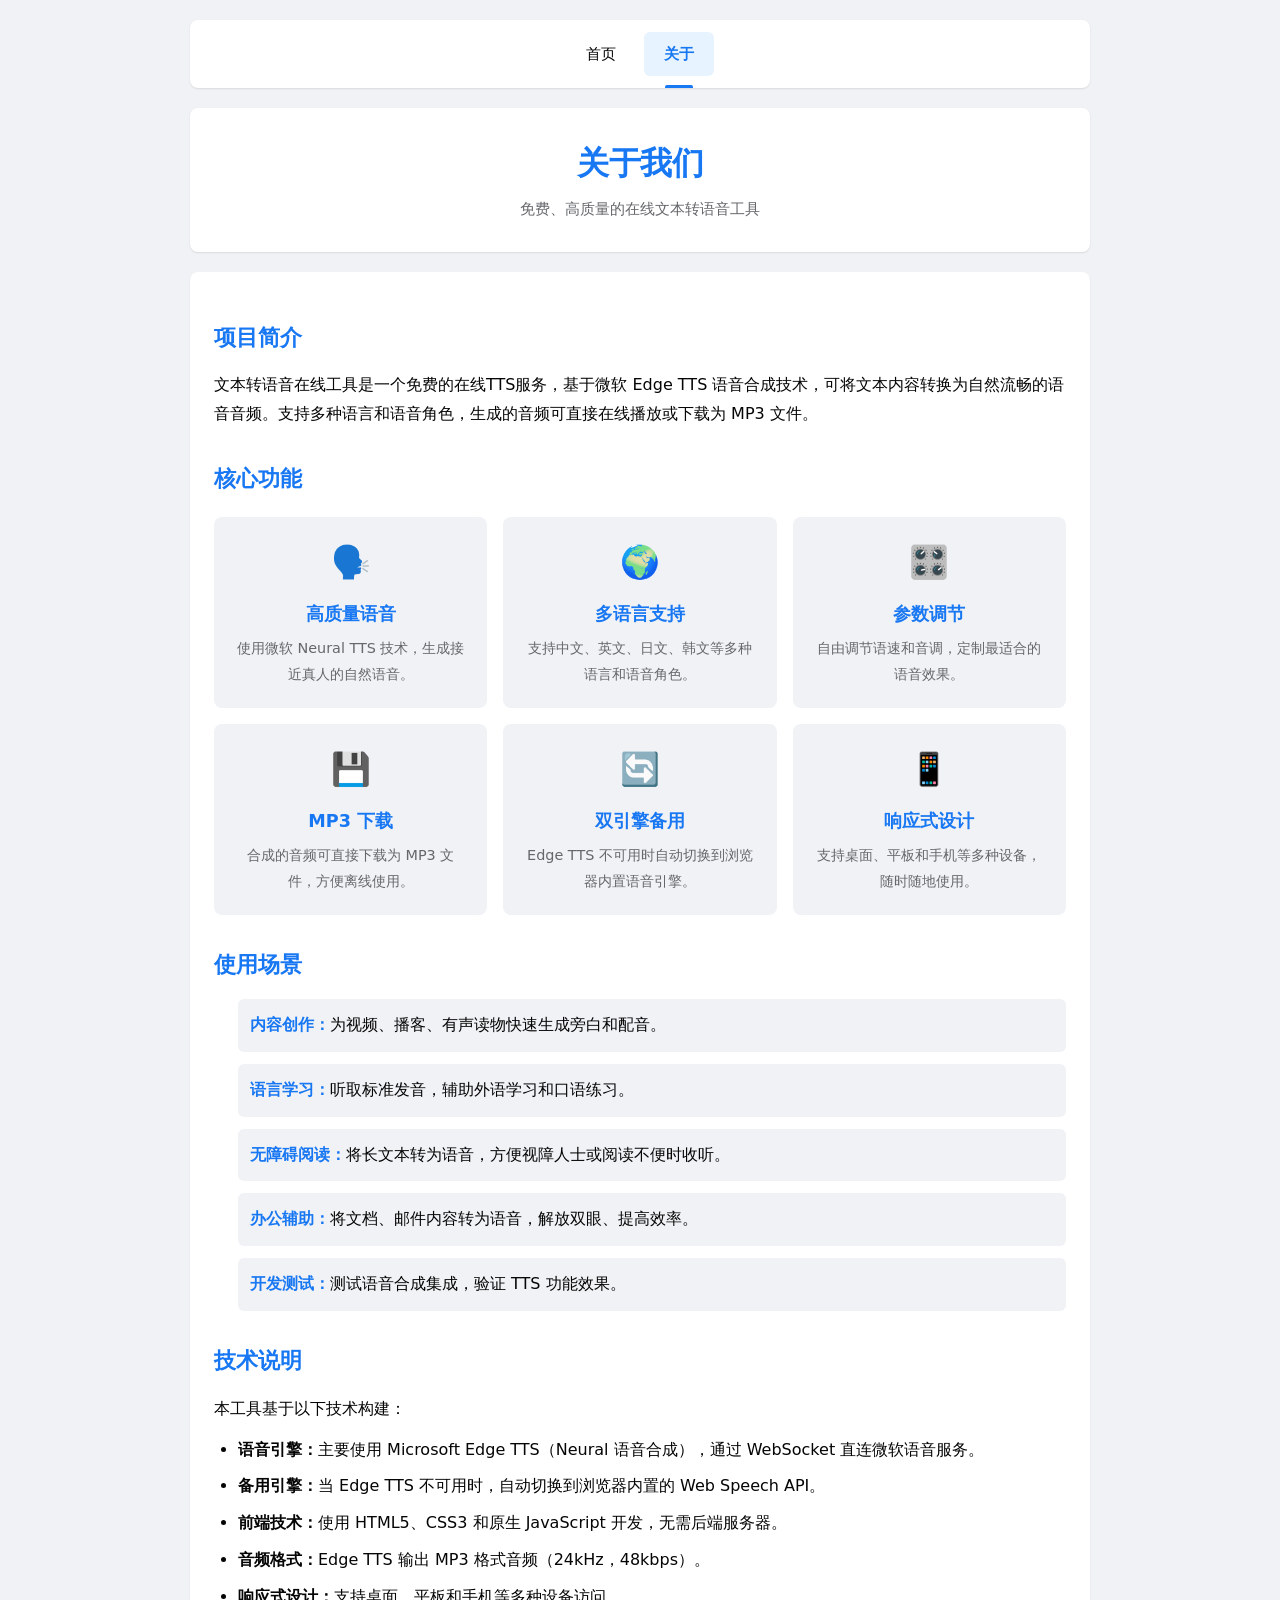
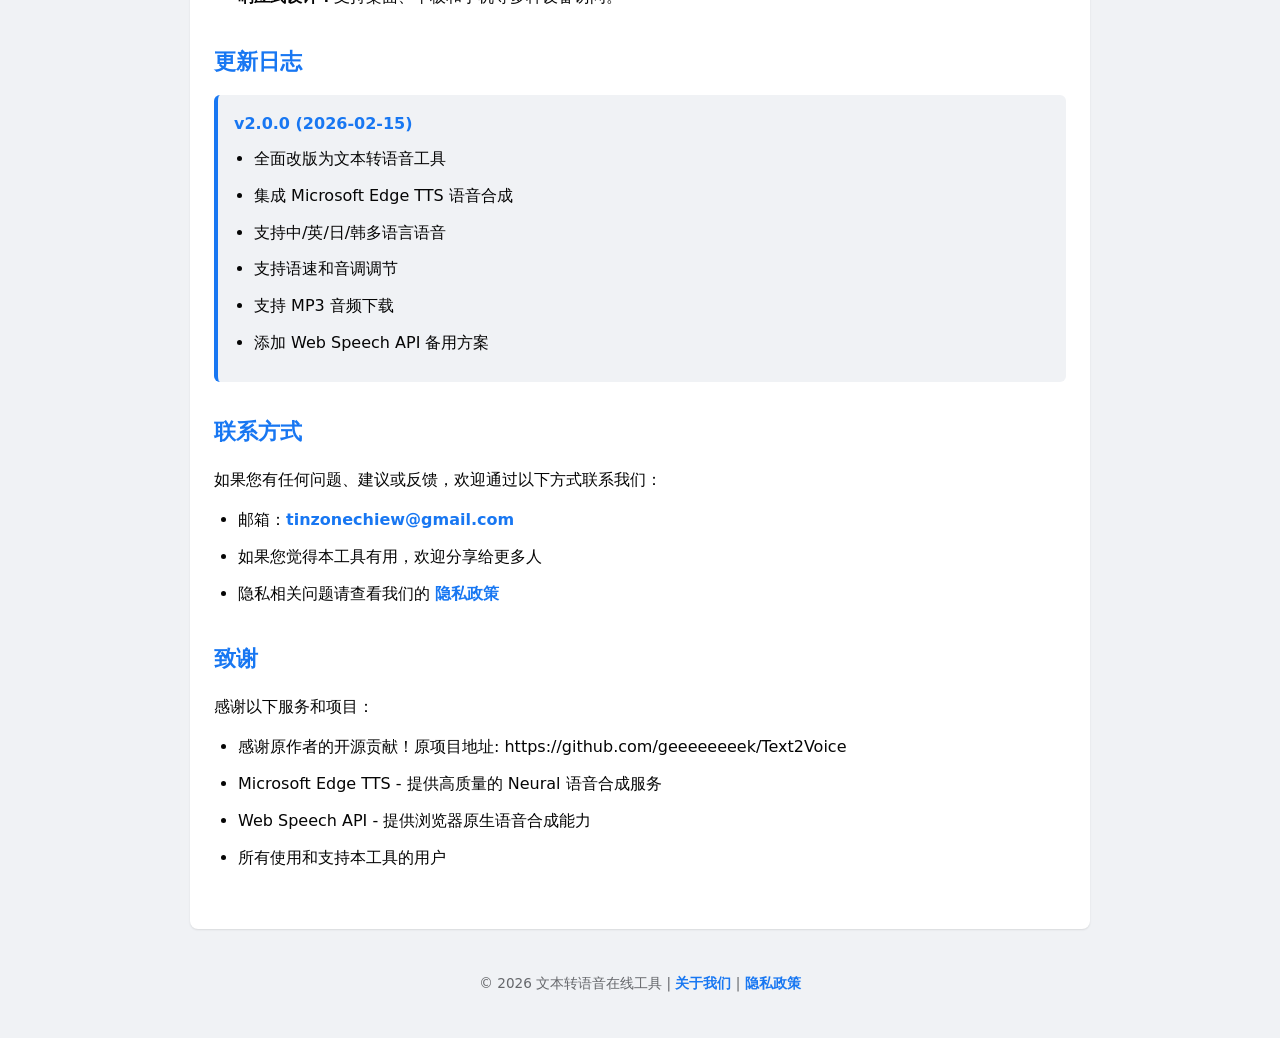
<file: web/about.html>
<!DOCTYPE html>
<html lang="zh-CN">
<head>
    <meta charset="UTF-8">
    <meta name="viewport" content="width=device-width, initial-scale=1.0">
    <title>关于我们 - 文本转语音在线工具 - AI语音生成器</title>
    <meta name="description" content="了解文本转语音在线工具，一个免费、高质量的TTS语音合成服务。">
    <link rel="icon" type="image/png" href="/images/logo.png">
    <link rel="stylesheet" href="css/style.css">
</head>
<body>
    <div class="container">
        <nav class="top-nav">
            <ul>
                <li><a href="/">首页</a></li>
                <li><a href="about.html" class="active">关于</a></li>
            </ul>
        </nav>

        <header>
            <h1>关于我们</h1>
            <p class="subtitle">免费、高质量的在线文本转语音工具</p>
        </header>

        <div class="content-section">
            <div class="about-section">
                <h2>项目简介</h2>
                <p>文本转语音在线工具是一个免费的在线TTS服务，基于微软 Edge TTS 语音合成技术，可将文本内容转换为自然流畅的语音音频。支持多种语言和语音角色，生成的音频可直接在线播放或下载为 MP3 文件。</p>
            </div>

            <div class="about-section">
                <h2>核心功能</h2>
                <div class="features-grid">
                    <div class="feature-item">
                        <div class="feature-icon">🗣️</div>
                        <h3>高质量语音</h3>
                        <p>使用微软 Neural TTS 技术，生成接近真人的自然语音。</p>
                    </div>
                    <div class="feature-item">
                        <div class="feature-icon">🌍</div>
                        <h3>多语言支持</h3>
                        <p>支持中文、英文、日文、韩文等多种语言和语音角色。</p>
                    </div>
                    <div class="feature-item">
                        <div class="feature-icon">🎛️</div>
                        <h3>参数调节</h3>
                        <p>自由调节语速和音调，定制最适合的语音效果。</p>
                    </div>
                    <div class="feature-item">
                        <div class="feature-icon">💾</div>
                        <h3>MP3 下载</h3>
                        <p>合成的音频可直接下载为 MP3 文件，方便离线使用。</p>
                    </div>
                    <div class="feature-item">
                        <div class="feature-icon">🔄</div>
                        <h3>双引擎备用</h3>
                        <p>Edge TTS 不可用时自动切换到浏览器内置语音引擎。</p>
                    </div>
                    <div class="feature-item">
                        <div class="feature-icon">📱</div>
                        <h3>响应式设计</h3>
                        <p>支持桌面、平板和手机等多种设备，随时随地使用。</p>
                    </div>
                </div>
            </div>

            <div class="about-section">
                <h2>使用场景</h2>
                <ul class="use-cases">
                    <li><strong>内容创作：</strong>为视频、播客、有声读物快速生成旁白和配音。</li>
                    <li><strong>语言学习：</strong>听取标准发音，辅助外语学习和口语练习。</li>
                    <li><strong>无障碍阅读：</strong>将长文本转为语音，方便视障人士或阅读不便时收听。</li>
                    <li><strong>办公辅助：</strong>将文档、邮件内容转为语音，解放双眼、提高效率。</li>
                    <li><strong>开发测试：</strong>测试语音合成集成，验证 TTS 功能效果。</li>
                </ul>
            </div>

            <div class="about-section">
                <h2>技术说明</h2>
                <p>本工具基于以下技术构建：</p>
                <ul>
                    <li><strong>语音引擎：</strong>主要使用 Microsoft Edge TTS（Neural 语音合成），通过 WebSocket 直连微软语音服务。</li>
                    <li><strong>备用引擎：</strong>当 Edge TTS 不可用时，自动切换到浏览器内置的 Web Speech API。</li>
                    <li><strong>前端技术：</strong>使用 HTML5、CSS3 和原生 JavaScript 开发，无需后端服务器。</li>
                    <li><strong>音频格式：</strong>Edge TTS 输出 MP3 格式音频（24kHz，48kbps）。</li>
                    <li><strong>响应式设计：</strong>支持桌面、平板和手机等多种设备访问。</li>
                </ul>
            </div>
 

            <div class="about-section">
                <h2>更新日志</h2>
                <div class="changelog">
                    <div class="changelog-item">
                        <h4>v2.0.0 (2026-02-15)</h4>
                        <ul>
                            <li>全面改版为文本转语音工具</li>
                            <li>集成 Microsoft Edge TTS 语音合成</li>
                            <li>支持中/英/日/韩多语言语音</li>
                            <li>支持语速和音调调节</li>
                            <li>支持 MP3 音频下载</li>
                            <li>添加 Web Speech API 备用方案</li>
                        </ul>
                    </div>
                </div>
            </div>

            <div class="about-section">
                <h2>联系方式</h2>
                <p>如果您有任何问题、建议或反馈，欢迎通过以下方式联系我们：</p>
                <ul>
                    <li>邮箱：<a href="mailto:tianzhongzhao@qq.com">tinzonechiew@gmail.com</a></li>
                    <li>如果您觉得本工具有用，欢迎分享给更多人</li>
                    <li>隐私相关问题请查看我们的 <a href="privacy.html">隐私政策</a></li>
                </ul>
            </div>

            <div class="about-section">
                <h2>致谢</h2>
                <p>感谢以下服务和项目：</p>
                <ul>
                    <li>感谢原作者的开源贡献！原项目地址: https://github.com/geeeeeeeek/Text2Voice</li>
                    <li>Microsoft Edge TTS - 提供高质量的 Neural 语音合成服务</li>
                    <li>Web Speech API - 提供浏览器原生语音合成能力</li>
                    <li>所有使用和支持本工具的用户</li>
                </ul>
            </div>


        </div>

        <footer>
            <p>&copy; 2026 文本转语音在线工具 | <a href="about.html">关于我们</a> | <a href="privacy.html">隐私政策</a></p>
        </footer>
    </div>
</body>
</html>
</file>
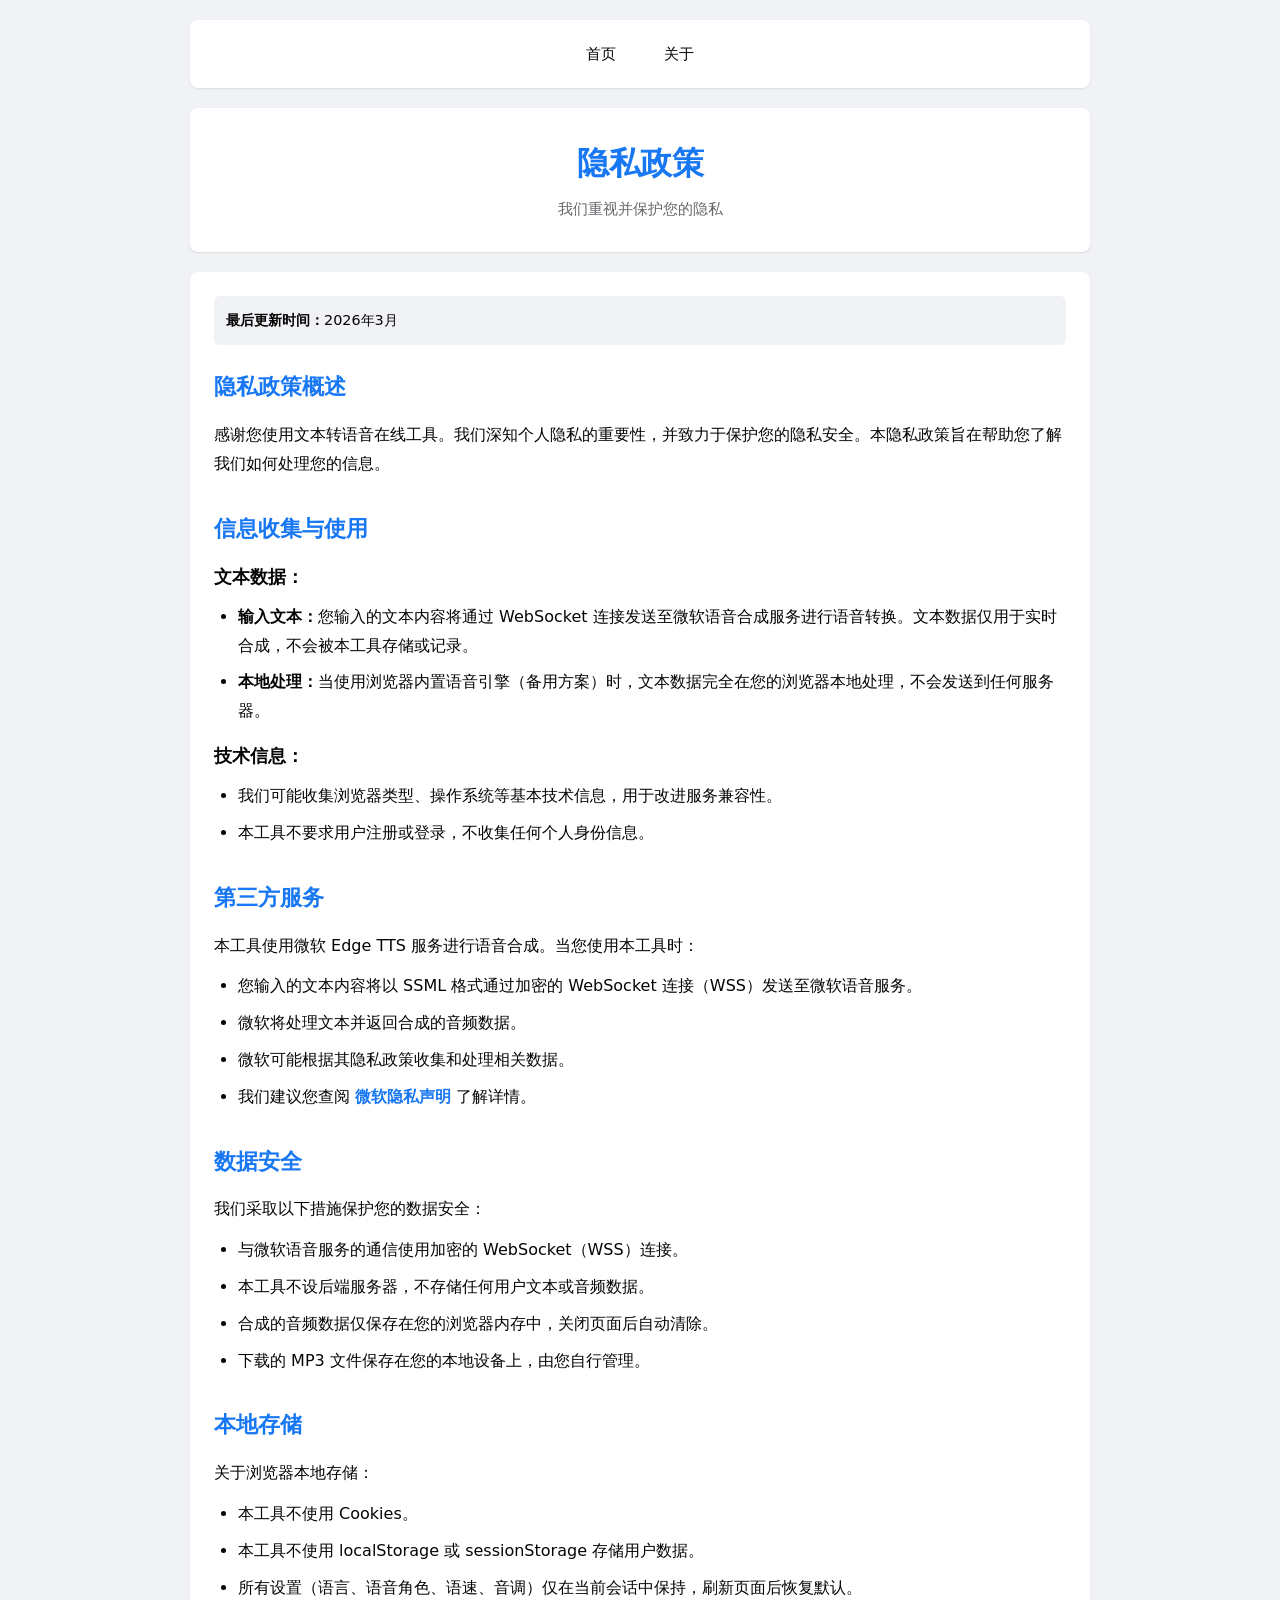
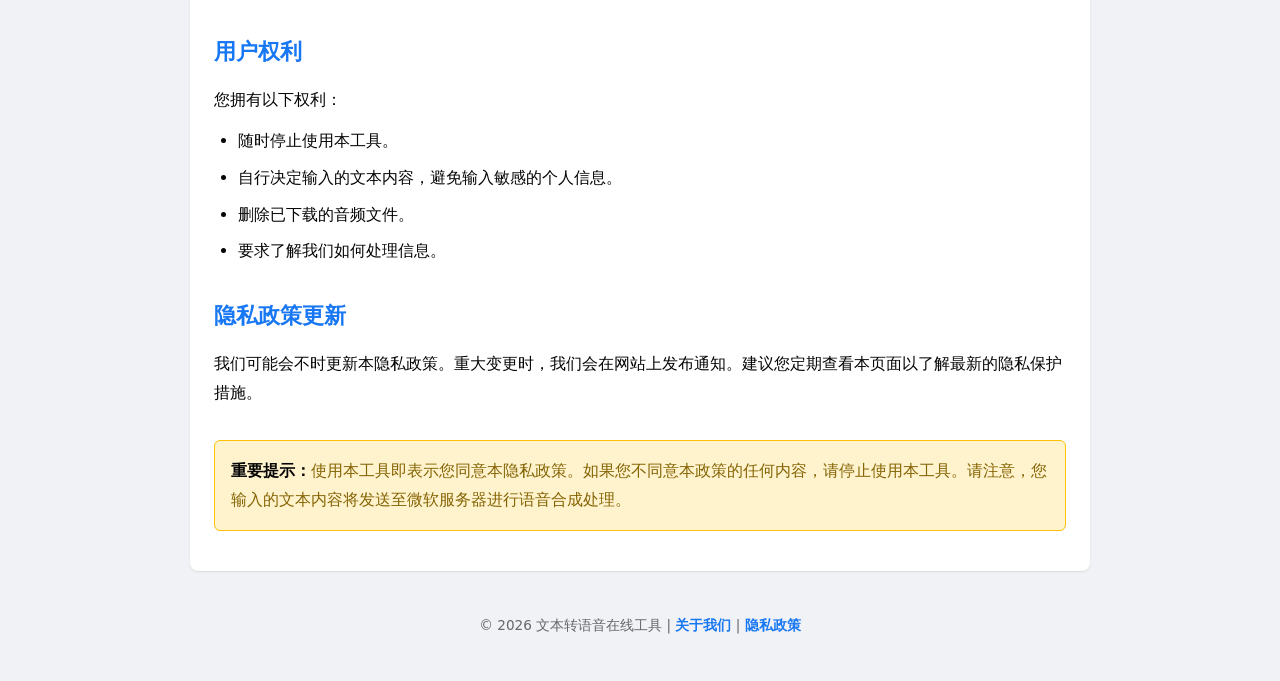
<file: web/privacy.html>
<!DOCTYPE html>
<html lang="zh-CN">
<head>
    <meta charset="UTF-8">
    <meta name="viewport" content="width=device-width, initial-scale=1.0">
    <title>隐私政策 - 文本转语音在线工具</title>
    <meta name="description" content="文本转语音在线工具的隐私政策，了解我们如何保护您的隐私和数据安全。">
    <link rel="icon" type="image/png" href="/images/logo.png">
    <link rel="stylesheet" href="css/style.css">
</head>
<body>
    <div class="container">
        <nav class="top-nav">
            <ul>
                <li><a href="/">首页</a></li>
                <li><a href="about.html">关于</a></li>
            </ul>
        </nav>

        <header>
            <h1>隐私政策</h1>
            <p class="subtitle">我们重视并保护您的隐私</p>
        </header>

        <div class="content-section">
            <p class="last-updated"><strong>最后更新时间：</strong>2026年3月</p>

            <div class="policy-section">
                <h2>隐私政策概述</h2>
                <p>感谢您使用文本转语音在线工具。我们深知个人隐私的重要性，并致力于保护您的隐私安全。本隐私政策旨在帮助您了解我们如何处理您的信息。</p>
            </div>

            <div class="policy-section">
                <h2>信息收集与使用</h2>
                <h3>文本数据：</h3>
                <ul>
                    <li><strong>输入文本：</strong>您输入的文本内容将通过 WebSocket 连接发送至微软语音合成服务进行语音转换。文本数据仅用于实时合成，不会被本工具存储或记录。</li>
                    <li><strong>本地处理：</strong>当使用浏览器内置语音引擎（备用方案）时，文本数据完全在您的浏览器本地处理，不会发送到任何服务器。</li>
                </ul>
                <h3>技术信息：</h3>
                <ul>
                    <li>我们可能收集浏览器类型、操作系统等基本技术信息，用于改进服务兼容性。</li>
                    <li>本工具不要求用户注册或登录，不收集任何个人身份信息。</li>
                </ul>
            </div>

            <div class="policy-section">
                <h2>第三方服务</h2>
                <p>本工具使用微软 Edge TTS 服务进行语音合成。当您使用本工具时：</p>
                <ul>
                    <li>您输入的文本内容将以 SSML 格式通过加密的 WebSocket 连接（WSS）发送至微软语音服务。</li>
                    <li>微软将处理文本并返回合成的音频数据。</li>
                    <li>微软可能根据其隐私政策收集和处理相关数据。</li>
                    <li>我们建议您查阅 <a href="https://privacy.microsoft.com/" target="_blank">微软隐私声明</a> 了解详情。</li>
                </ul>
            </div>

            <div class="policy-section">
                <h2>数据安全</h2>
                <p>我们采取以下措施保护您的数据安全：</p>
                <ul>
                    <li>与微软语音服务的通信使用加密的 WebSocket（WSS）连接。</li>
                    <li>本工具不设后端服务器，不存储任何用户文本或音频数据。</li>
                    <li>合成的音频数据仅保存在您的浏览器内存中，关闭页面后自动清除。</li>
                    <li>下载的 MP3 文件保存在您的本地设备上，由您自行管理。</li>
                </ul>
            </div>

            <div class="policy-section">
                <h2>本地存储</h2>
                <p>关于浏览器本地存储：</p>
                <ul>
                    <li>本工具不使用 Cookies。</li>
                    <li>本工具不使用 localStorage 或 sessionStorage 存储用户数据。</li>
                    <li>所有设置（语言、语音角色、语速、音调）仅在当前会话中保持，刷新页面后恢复默认。</li>
                </ul>
            </div>

            <div class="policy-section">
                <h2>用户权利</h2>
                <p>您拥有以下权利：</p>
                <ul>
                    <li>随时停止使用本工具。</li>
                    <li>自行决定输入的文本内容，避免输入敏感的个人信息。</li>
                    <li>删除已下载的音频文件。</li>
                    <li>要求了解我们如何处理信息。</li>
                </ul>
            </div>

            <div class="policy-section">
                <h2>隐私政策更新</h2>
                <p>我们可能会不时更新本隐私政策。重大变更时，我们会在网站上发布通知。建议您定期查看本页面以了解最新的隐私保护措施。</p>
            </div>

            <!-- <div class="policy-section">
                <h2>联系我们</h2>
                <p>如果您对本隐私政策有任何疑问或建议，请通过以下方式联系我们：</p>
                <ul>
                    <li>通过 GitHub Issues 反馈</li>
                    <li>或访问我们的 <a href="about.html">关于页面</a> 获取更多信息</li>
                </ul>
            </div> -->

            <div class="policy-notice">
                <p><strong>重要提示：</strong>使用本工具即表示您同意本隐私政策。如果您不同意本政策的任何内容，请停止使用本工具。请注意，您输入的文本内容将发送至微软服务器进行语音合成处理。</p>
            </div>


        </div>

        <footer>
            <p>&copy; 2026 文本转语音在线工具 | <a href="about.html">关于我们</a> | <a href="privacy.html">隐私政策</a></p>
        </footer>
    </div>
</body>
</html>
</file>
<file: web/css/style.css>
* {
    margin: 0;
    padding: 0;
    box-sizing: border-box;
}

body {
    /* font-family: -apple-system, BlinkMacSystemFont, 'Segoe UI', Helvetica, Arial, sans-serif; */
    font-family: system-ui, -apple-system, BlinkMacSystemFont, "Segoe UI", Roboto, "Helvetica Neue", Arial, "Noto Sans", sans-serif, "Apple Color Emoji", "Segoe UI Emoji", "Segoe UI Symbol", "Noto Color Emoji";
    background: #f0f2f5;
    min-height: 100vh;
    padding: 20px;
    line-height: 1.6;
}

.container {
    max-width: 900px;
    margin: 0 auto;
}

/* 顶部导航样式 */
.top-nav {
    background: white;
    border-radius: 8px;
    box-shadow: 0 1px 2px rgba(0, 0, 0, 0.1);
    margin-bottom: 20px;
    padding: 12px 24px;
}

.top-nav ul {
    list-style: none;
    display: flex;
    gap: 8px;
    justify-content: center;
    align-items: center;
}

.top-nav li {
    margin: 0;
}

.top-nav a {
    display: block;
    padding: 10px 20px;
    color: #050505;
    text-decoration: none;
    font-size: 15px;
    font-weight: 500;
    border-radius: 6px;
    transition: all 0.2s;
    position: relative;
}

.top-nav a:hover {
    background: #f0f2f5;
    color: #1877f2;
}

.top-nav a.active {
    background: #e7f3ff;
    color: #1877f2;
    font-weight: 600;
}

.top-nav a.active::after {
    content: '';
    position: absolute;
    bottom: -12px;
    left: 50%;
    transform: translateX(-50%);
    width: 40%;
    height: 3px;
    background: #1877f2;
    border-radius: 2px 2px 0 0;
}

/* 头部样式 */
header {
    text-align: center;
    background: white;
    padding: 30px 20px;
    margin-bottom: 20px;
    border-radius: 8px;
    box-shadow: 0 1px 2px rgba(0, 0, 0, 0.1);
}

header h1 {
    font-size: 2em;
    color: #1877f2;
    margin-bottom: 8px;
    font-weight: 600;
    letter-spacing: -0.5px;
}

.subtitle {
    font-size: 0.95em;
    color: #65676b;
    font-weight: 400;
}

/* 通用卡片 */
.card {
    background: white;
    border-radius: 8px;
    padding: 24px;
    box-shadow: 0 1px 2px rgba(0, 0, 0, 0.1);
    margin-bottom: 20px;
}

.card-title {
    color: #1877f2;
    font-size: 1.1em;
    font-weight: 600;
    margin-bottom: 16px;
}

/* 文本输入区 */
.textarea-wrapper {
    position: relative;
}

#textInput {
    width: 100%;
    padding: 14px 16px;
    font-size: 15px;
    border: 1px solid #dddfe2;
    border-radius: 8px;
    outline: none;
    resize: vertical;
    min-height: 140px;
    font-family: inherit;
    line-height: 1.6;
    transition: border-color 0.2s, box-shadow 0.2s;
    background: #f0f2f5;
    color: #050505;
}

#textInput:focus {
    background: white;
    border-color: #1877f2;
    box-shadow: 0 0 0 2px rgba(24, 119, 242, 0.1);
}

#textInput::placeholder {
    color: #8a8d91;
}

.char-count {
    text-align: right;
    margin-top: 8px;
    font-size: 0.85em;
    color: #65676b;
    transition: color 0.2s;
}

.char-count.char-limit {
    color: #c41c00;
    font-weight: 600;
}

/* 语音设置网格 */
.settings-grid {
    display: grid;
    grid-template-columns: 1fr 1fr;
    gap: 20px;
}

.setting-item {
    display: flex;
    flex-direction: column;
    gap: 8px;
}

.setting-item label {
    font-size: 0.9em;
    font-weight: 600;
    color: #050505;
}

.setting-item select {
    padding: 10px 12px;
    font-size: 14px;
    border: 1px solid #dddfe2;
    border-radius: 6px;
    background: #f0f2f5;
    color: #050505;
    outline: none;
    cursor: pointer;
    transition: border-color 0.2s;
    appearance: auto;
}

.setting-item select:focus {
    border-color: #1877f2;
    background: white;
}

/* 滑块样式 */
input[type="range"] {
    -webkit-appearance: none;
    appearance: none;
    width: 100%;
    height: 6px;
    background: #dddfe2;
    border-radius: 3px;
    outline: none;
    cursor: pointer;
    margin-top: 4px;
}

input[type="range"]::-webkit-slider-thumb {
    -webkit-appearance: none;
    appearance: none;
    width: 20px;
    height: 20px;
    background: #1877f2;
    border-radius: 50%;
    cursor: pointer;
    transition: background 0.2s;
}

input[type="range"]::-webkit-slider-thumb:hover {
    background: #166fe5;
}

input[type="range"]::-moz-range-thumb {
    width: 20px;
    height: 20px;
    background: #1877f2;
    border: none;
    border-radius: 50%;
    cursor: pointer;
}

input[type="range"]::-moz-range-thumb:hover {
    background: #166fe5;
}

/* 控制按钮区 */
.controls {
    display: flex;
    gap: 12px;
    margin-bottom: 20px;
    flex-wrap: wrap;
}

.btn-primary,
.btn-secondary {
    padding: 12px 24px;
    font-size: 15px;
    font-weight: 600;
    border: none;
    border-radius: 6px;
    cursor: pointer;
    transition: all 0.2s;
    display: flex;
    align-items: center;
    justify-content: center;
    gap: 6px;
    white-space: nowrap;
}

.btn-primary {
    background: #1877f2;
    color: white;
    flex: 1;
}

.btn-primary:hover:not(:disabled) {
    background: #166fe5;
}

.btn-primary:active:not(:disabled) {
    background: #1564d6;
    transform: scale(0.98);
}

.btn-secondary {
    background: #e4e6eb;
    color: #050505;
}

.btn-secondary:hover:not(:disabled) {
    background: #d8dadf;
}

.btn-secondary:active:not(:disabled) {
    background: #ced0d4;
    transform: scale(0.98);
}

.btn-primary:disabled,
.btn-secondary:disabled {
    opacity: 0.5;
    cursor: not-allowed;
}

/* 加载动画 */
.loading {
    background: white;
    border-radius: 8px;
    padding: 32px;
    text-align: center;
    box-shadow: 0 1px 2px rgba(0, 0, 0, 0.1);
    margin-bottom: 20px;
}

.loading p {
    color: #1877f2;
}

.spinner {
    width: 40px;
    height: 40px;
    margin: 0 auto 16px;
    border: 3px solid #e4e6eb;
    border-top: 3px solid #1877f2;
    border-radius: 50%;
    animation: spin 0.8s linear infinite;
}

@keyframes spin {
    0% { transform: rotate(0deg); }
    100% { transform: rotate(360deg); }
}

/* 错误提示 */
.error {
    background: #ffebe9;
    border: 1px solid #f02849;
    color: #c41c00;
    padding: 12px 16px;
    border-radius: 6px;
    margin-bottom: 20px;
    text-align: center;
    font-size: 0.9em;
}

/* 引擎提示 */
.engine-notice {
    background: #e7f3ff;
    border: 1px solid #1877f2;
    color: #1877f2;
    padding: 10px 16px;
    border-radius: 6px;
    margin-bottom: 20px;
    text-align: center;
    font-size: 0.85em;
    font-weight: 500;
}

/* 音频播放区 */
.audio-section {
    animation: fadeIn 0.3s;
}

@keyframes fadeIn {
    from {
        opacity: 0;
        transform: translateY(10px);
    }
    to {
        opacity: 1;
        transform: translateY(0);
    }
}

.audio-section audio {
    width: 100%;
    margin-top: 8px;
    border-radius: 6px;
}

/* 使用说明 */
.instructions {
    background: white;
    border-radius: 8px;
    padding: 24px;
    box-shadow: 0 1px 2px rgba(0, 0, 0, 0.1);
    margin-bottom: 20px;
}

.instructions h3 {
    color: #1877f2;
    margin-bottom: 16px;
    font-size: 1.3em;
    font-weight: 600;
}

.steps-list {
    display: flex;
    flex-direction: column;
    gap: 12px;
    margin-bottom: 16px;
}

.step-item {
    display: flex;
    align-items: flex-start;
    gap: 14px;
    padding: 14px 16px;
    background: #f0f2f5;
    border-radius: 8px;
    transition: background 0.2s, transform 0.2s;
}

.step-item:hover {
    background: #e7f3ff;
    transform: translateX(4px);
}

.step-number {
    width: 32px;
    height: 32px;
    background: #1877f2;
    color: white;
    border-radius: 50%;
    display: flex;
    align-items: center;
    justify-content: center;
    font-size: 0.9em;
    font-weight: 700;
    flex-shrink: 0;
}

.step-item:hover .step-number {
    background: #166fe5;
}

.step-content {
    flex: 1;
    min-width: 0;
}

.step-content strong {
    display: block;
    color: #050505;
    font-size: 0.95em;
    margin-bottom: 2px;
}

.step-content p {
    color: #65676b;
    font-size: 0.88em;
    line-height: 1.6;
    margin: 0;
}

.api-notice {
    background: #fff3cd;
    border: 1px solid #ffc107;
    padding: 12px;
    border-radius: 6px;
    font-size: 0.9em;
    color: #856404;
}

.api-notice strong {
    color: #050505;
}

/* 常见问题 */
.faq-section {
    background: white;
    border-radius: 8px;
    padding: 24px;
    box-shadow: 0 1px 2px rgba(0, 0, 0, 0.1);
    margin-bottom: 20px;
}

.faq-section h3 {
    color: #1877f2;
    margin-bottom: 16px;
    font-size: 1.3em;
    font-weight: 600;
}

.faq-list {
    display: flex;
    flex-direction: column;
    gap: 8px;
}

.faq-item {
    border: 1px solid #e4e6eb;
    border-radius: 8px;
    overflow: hidden;
    transition: border-color 0.2s;
}

.faq-item:hover {
    border-color: #1877f2;
}

.faq-item[open] {
    border-color: #1877f2;
    background: #f8fbff;
}

.faq-item summary {
    padding: 14px 16px;
    font-size: 0.95em;
    font-weight: 600;
    color: #050505;
    cursor: pointer;
    list-style: none;
    display: flex;
    align-items: center;
    justify-content: space-between;
    user-select: none;
    transition: background 0.2s;
}

.faq-item summary:hover {
    background: #f0f2f5;
}

.faq-item[open] summary {
    background: #e7f3ff;
    color: #1877f2;
}

.faq-item summary::-webkit-details-marker {
    display: none;
}

.faq-item summary::after {
    content: '+';
    font-size: 1.3em;
    font-weight: 400;
    color: #65676b;
    transition: transform 0.2s;
    flex-shrink: 0;
    margin-left: 12px;
}

.faq-item[open] summary::after {
    content: '\2212';
    color: #1877f2;
}

.faq-answer {
    padding: 0 16px 14px;
}

.faq-answer p {
    color: #65676b;
    font-size: 0.9em;
    line-height: 1.8;
    margin: 0;
}

/* 页脚 */
footer {
    text-align: center;
    padding: 20px 0;
    color: #65676b;
    font-size: 0.85em;
}

footer p {
    margin: 4px 0;
}

footer a {
    color: #1877f2;
    text-decoration: none;
    font-weight: 600;
}

footer a:hover {
    text-decoration: underline;
}

/* 内容页面样式 (关于页面和隐私政策页面) */
.content-section {
    background: white;
    border-radius: 8px;
    padding: 24px;
    box-shadow: 0 1px 2px rgba(0, 0, 0, 0.1);
    margin-bottom: 20px;
}

.content-section p {
    color: #050505;
    margin-bottom: 12px;
    line-height: 1.8;
}

.content-section h2 {
    color: #1877f2;
    margin: 24px 0 16px 0;
    font-size: 1.4em;
    font-weight: 600;
}

.content-section h3 {
    color: #050505;
    margin: 16px 0 12px 0;
    font-size: 1.1em;
    font-weight: 600;
}

.content-section h4 {
    color: #050505;
    margin: 12px 0 8px 0;
    font-size: 1em;
    font-weight: 600;
}

.content-section ul {
    margin: 12px 0 16px 24px;
    line-height: 1.8;
}

.content-section li {
    color: #050505;
    margin: 8px 0;
}

.content-section a {
    color: #1877f2;
    text-decoration: none;
    font-weight: 600;
}

.content-section a:hover {
    text-decoration: underline;
}

.policy-section,
.about-section {
    margin-bottom: 32px;
}

.last-updated {
    color: #65676b;
    font-size: 0.9em;
    margin-bottom: 24px;
    padding: 12px;
    background: #f0f2f5;
    border-radius: 6px;
}

.policy-notice,
.disclaimer {
    background: #fff3cd;
    border: 1px solid #ffc107;
    padding: 16px;
    border-radius: 6px;
    margin: 16px 0;
}

.policy-notice p,
.disclaimer ul {
    color: #856404;
    margin: 0;
}

.policy-notice strong {
    color: #050505;
}

.back-link {
    margin-top: 32px;
    padding-top: 24px;
    border-top: 1px solid #e4e6eb;
    text-align: center;
}

.back-link a {
    display: inline-block;
    padding: 10px 24px;
    background: #e4e6eb;
    color: #050505;
    text-decoration: none;
    border-radius: 6px;
    font-weight: 600;
    transition: all 0.2s;
}

.back-link a:hover {
    background: #d8dadf;
}

/* 功能网格 */
.features-grid {
    display: grid;
    grid-template-columns: repeat(auto-fit, minmax(250px, 1fr));
    gap: 16px;
    margin: 20px 0;
}

.feature-item {
    padding: 20px;
    background: #f0f2f5;
    border-radius: 8px;
    text-align: center;
    transition: all 0.2s;
}

.feature-item:hover {
    background: #e4e6eb;
    transform: translateY(-2px);
    box-shadow: 0 2px 4px rgba(0, 0, 0, 0.1);
}

.feature-icon {
    font-size: 2em;
    margin-bottom: 12px;
}

.feature-item h3 {
    color: #1877f2;
    font-size: 1.1em;
    margin: 12px 0 8px 0;
}

.feature-item p {
    color: #65676b;
    font-size: 0.9em;
    margin: 0;
}

/* 使用场景列表 */
.use-cases {
    list-style: none;
    margin: 16px 0;
    padding: 0;
}

.use-cases li {
    padding: 12px;
    background: #f0f2f5;
    border-radius: 6px;
    margin-bottom: 12px;
}

.use-cases strong {
    color: #1877f2;
}

/* 更新日志 */
.changelog {
    margin: 16px 0;
}

.changelog-item {
    padding: 16px;
    background: #f0f2f5;
    border-radius: 6px;
    margin-bottom: 16px;
    border-left: 4px solid #1877f2;
}

.changelog-item h4 {
    color: #1877f2;
    margin-top: 0;
}

.changelog-item ul {
    margin: 8px 0 0 20px;
}

/* 响应式设计 */
@media (max-width: 768px) {
    body {
        padding: 12px;
    }

    .top-nav {
        padding: 10px 16px;
    }

    .top-nav ul {
        gap: 6px;
    }

    .top-nav a {
        padding: 8px 16px;
        font-size: 14px;
    }

    .top-nav a.active::after {
        width: 60%;
        height: 2px;
    }

    header {
        padding: 20px 16px;
    }

    header h1 {
        font-size: 1.6em;
    }

    .card {
        padding: 16px;
    }

    .settings-grid {
        grid-template-columns: 1fr;
        gap: 16px;
    }

    .controls {
        flex-direction: column;
    }

    .controls button {
        width: 100%;
    }

    .instructions {
        padding: 16px;
    }

    .step-item {
        padding: 12px 14px;
        gap: 12px;
    }

    .step-number {
        width: 28px;
        height: 28px;
        font-size: 0.85em;
    }

    .step-content strong {
        font-size: 0.9em;
    }

    .step-content p {
        font-size: 0.85em;
    }

    .faq-section {
        padding: 16px;
    }

    .faq-item summary {
        padding: 12px 14px;
        font-size: 0.9em;
    }

    .faq-answer {
        padding: 0 14px 12px;
    }

    .content-section {
        padding: 16px;
    }

    .content-section h2 {
        font-size: 1.2em;
    }

    .features-grid {
        grid-template-columns: 1fr;
    }

    .feature-item {
        padding: 16px;
    }
}

@media (max-width: 480px) {
    .top-nav {
        padding: 8px 12px;
    }

    .top-nav ul {
        gap: 4px;
        flex-wrap: wrap;
    }

    .top-nav a {
        padding: 6px 14px;
        font-size: 13px;
    }

    header h1 {
        font-size: 1.4em;
    }

    .subtitle {
        font-size: 0.85em;
    }

    .content-section {
        padding: 12px;
    }

    .content-section h2 {
        font-size: 1.1em;
    }

    .content-section ul {
        margin-left: 16px;
    }

    .back-link a {
        padding: 8px 20px;
        font-size: 14px;
    }
}
</file>
